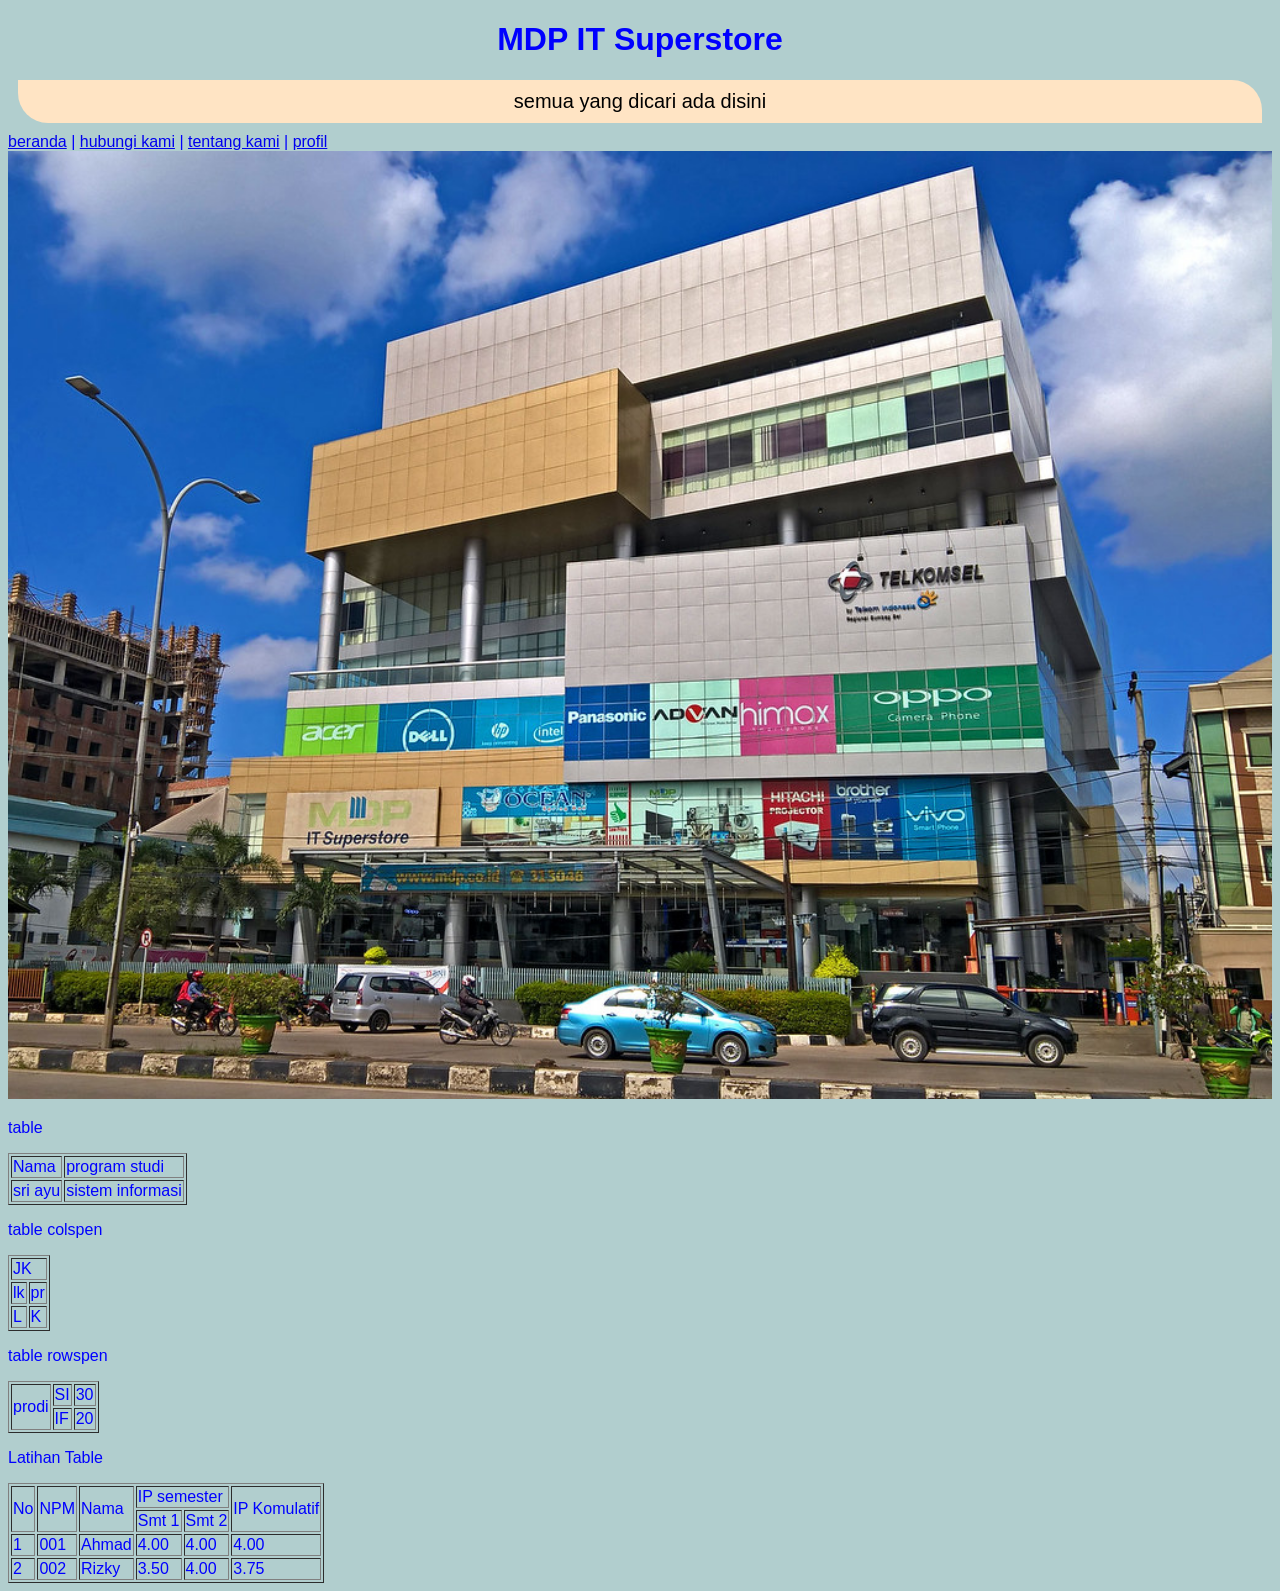
<file: index.html>
<!DOCTYPE html>
<html lang="en">
<head>
    <meta charset="UTF-8">
    <meta name="viewport" content="width=device-width, initial-scale=1.0">
    <title>Halaman utama</title>
    <link rel="stylesheet" href="CSS/Style.css">
</head>
<body>
    <!-- tag heading: h1 sd h6 -->
    <h1 class="txt-center">MDP IT Superstore</h1>
    <p class="bg-warning txt-black txt-center p-1 m-1 f-1">semua yang dicari ada disini</p>
    <!-- ini komentar, komentar tidak di tampilkan pada browser -->
     <!-- hyper link -->
      <a href="index.html">beranda</a> |
      <a href="hubungi.html">hubungi kami</a> |
      <a href="tentang.html">tentang kami</a> |
      <a href="Profil.html">profil</a><br>
     <!-- image -->
      <img src="images/itstore.jpg" alt="gambar itstore" width="100%">
    <!--tabel-->
    <p>table</p>
    <table border="1">
        <!-- baris -->
         <tr>
            <!-- kolom -->
             <td>    
                Nama
             </td>
             <td>
                program studi
             </td>
         </tr>
         <tr>
            <td> sri ayu</td>
            <td>sistem informasi</td>
         </tr>
    </table>
    <p>table colspen</p>
    <!-- table colspen -->
     <table border="1">
        <!-- baris 1 -->
        <tr>
            <td colspan="2">JK</td>
        </tr>
        <!-- baris 2 -->
         <tr>
            <td>lk</td>
            <td>pr</td>
         </tr>
         <tr>
            <td>L</td>
            <td>K</td>
         </tr>
     </table>
     <P>table rowspen</P>
     <!-- table rowspen -->
     <table border="1">
        <!-- baris 1 -->
        <tr>
            <td rowspan="2">prodi</td>
            <td>SI</td>
            <td>30</td>
        </tr>
        <!-- baris 2 -->
        <tr>
            <td>IF</td>
            <td>20</td>
     </table>
     <p>Latihan Table</p>
     <!-- Latihan table -->
      <table border="1">
        <tr>
            <td rowspan="2"">No</td>
            <td rowspan="2">NPM</td>
            <td rowspan="2">Nama</td>
            <td colspan="2">IP semester</td>
            <td rowspan="2"> IP Komulatif</td>
        </tr>
        <tr>
            <td>Smt 1</td>
            <td>Smt 2</td>
        </tr>
        <tr>
            <td>1</td>
            <td>001</td>
            <td>Ahmad</td>
            <td>4.00</td>
            <td>4.00</td>
            <td>4.00</td>
        </tr>
        <tr>
            <td>2</td>
            <td>002</td>
            <td>Rizky</td>
            <td>3.50</td>
            <td>4.00</td>
            <td>3.75</td>
        </tr>
      </table>
</body>
</html>
</file>
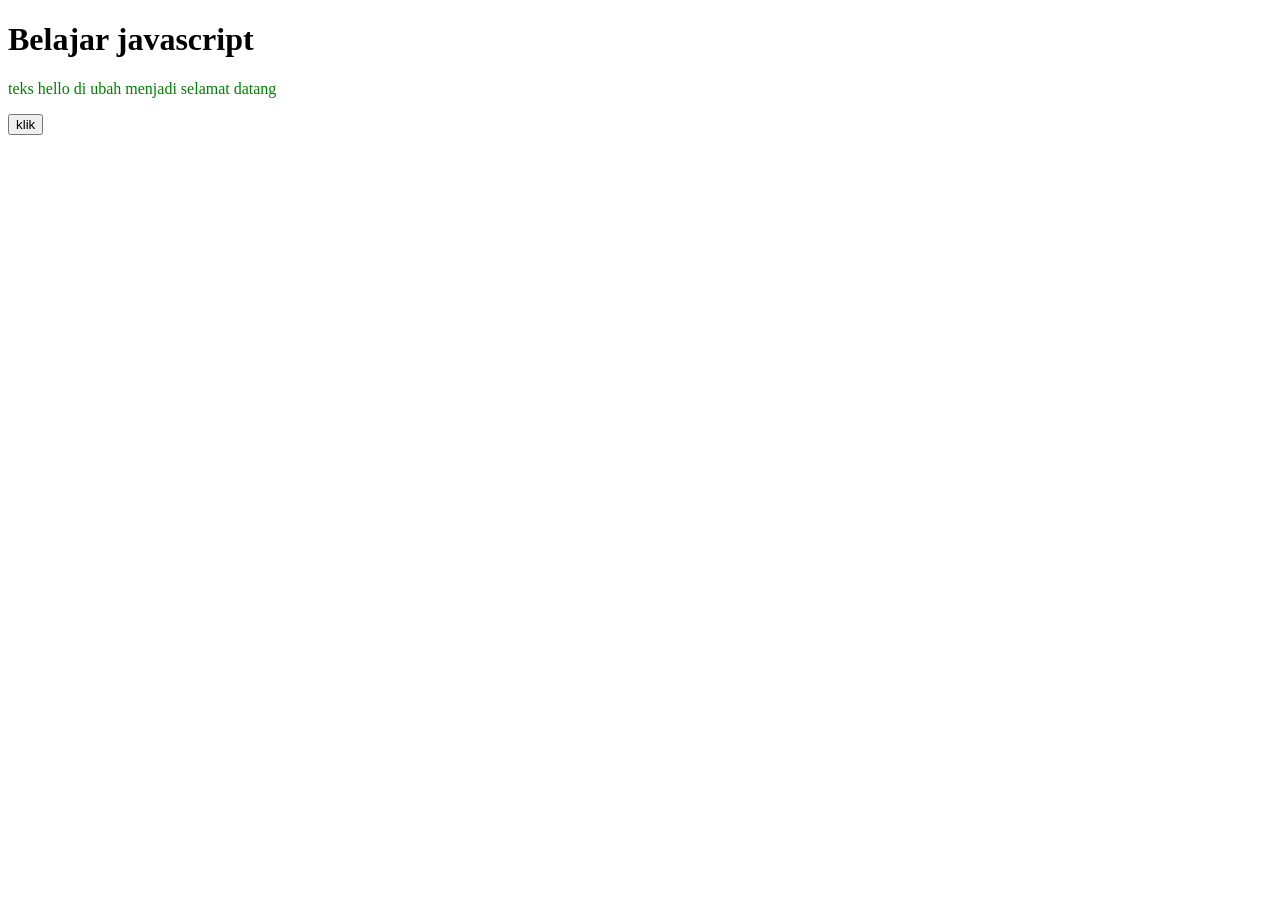
<file: javaskrip/index.html>
<!DOCTYPE html>
<html lang="en">
<head>
    <meta charset="UTF-8">
    <meta name="viewport" content="width=device-width, initial-scale=1.0">
    <title>Document</title>
</head>
<body>
    <h1>Belajar javascript</h1>
    <p id="demo"> hello </p>
    <!-- inline js -->
     <button onclick="alert ('SELAMAT DATANG')">klik</button>

     <!-- internal js -->
      <script>
        // komentar di js
        // mengubah konten paragraf id = demo
        document.getElementById("demo").innerHTML = "teks hello di ubah menjadi selamat datang";

        // mengubah warna teks
        document.getElementById("demo").style.color = "green";

        // menampilakn pesan pada consoul
        console.log('pesan ini dapa di liatr di console browser');
</script>
<!--  eksternal js -->
  <script src="script.js"></script>
</body>
</html>
</file>
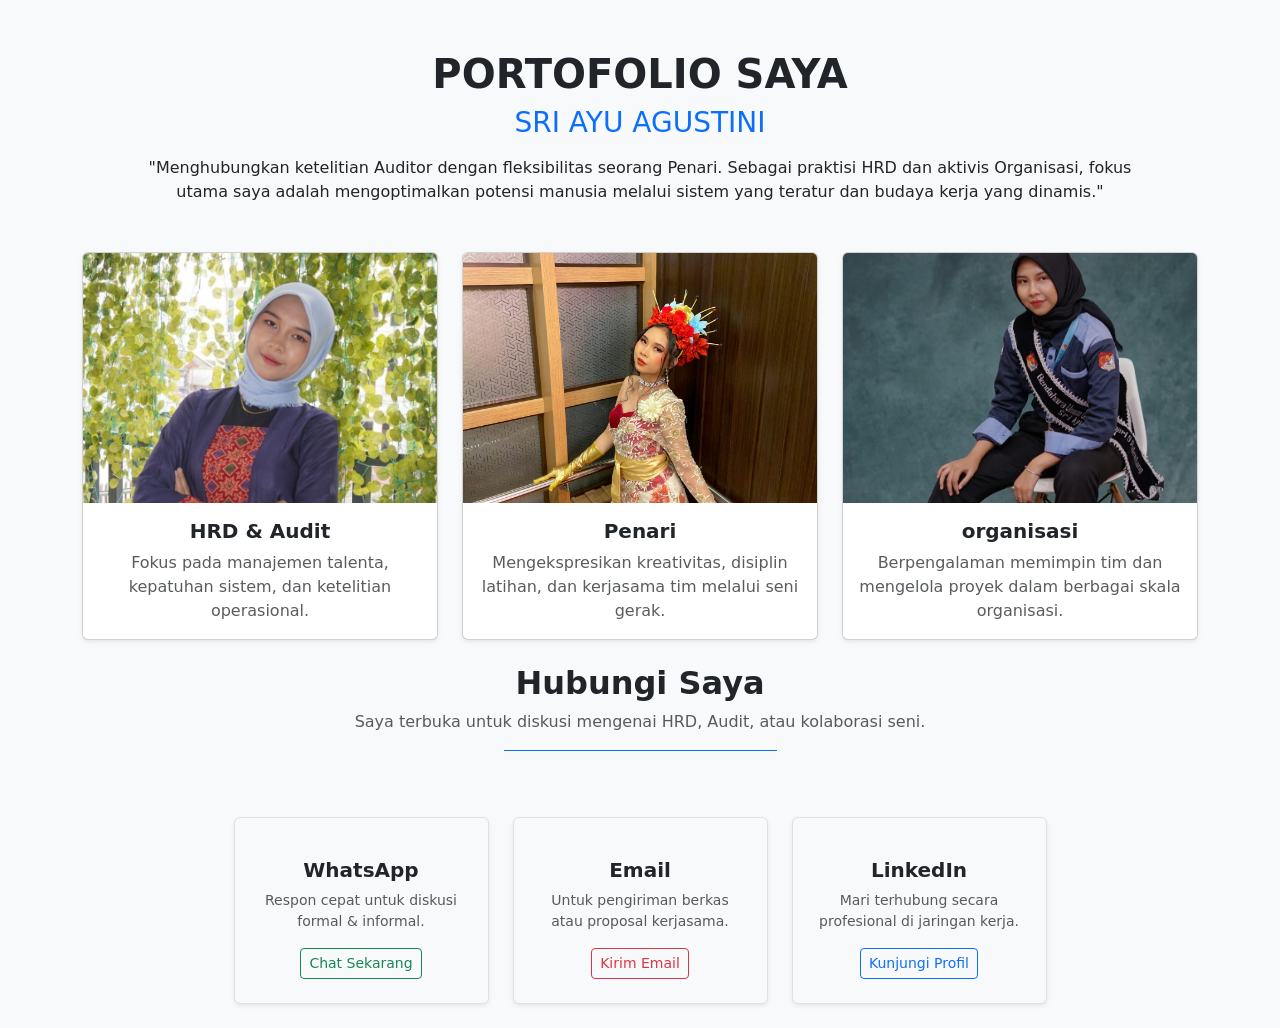
<file: TUGAS BS/index.html>
<!DOCTYPE html>
<html lang="id">
<head>
    <meta charset="UTF-8">
    <meta name="viewport" content="width=device-width, initial-scale=1.0">
    <title>Portofolio Sri Ayu</title>
    <link href="https://cdn.jsdelivr.net/npm/bootstrap@5.3.0/dist/css/bootstrap.min.css" rel="stylesheet">
    <style>
        .card-img-top {
            height: 250px;
            object-fit: cover;
        }
        /* Tambahkan sedikit padding agar teks tidak menempel ke atas */
        body {
            padding-top: 50px;
            background-color: #f8f9fa;
        }
    </style>
</head>
<body>

    <div class="container text-center">
        <h1 class="fw-bold">PORTOFOLIO SAYA</h1>
        <h3 class="text-primary">SRI AYU AGUSTINI</h3>
        <p class="mt-3 mb-5 px-md-5">
            "Menghubungkan ketelitian Auditor dengan fleksibilitas seorang Penari. Sebagai praktisi HRD dan aktivis Organisasi, fokus utama saya adalah mengoptimalkan potensi manusia melalui sistem yang teratur dan budaya kerja yang dinamis."
        </p>

        <div class="row g-4 justify-content-center"> 
            
            <div class="col-12 col-sm-6 col-lg-4">
                <div class="card h-100 shadow-sm">
                    <img src="img/foto sendrata 1.jpeg" class="card-img-top" alt="Project 1">
                    <div class="card-body">
                        <h5 class="card-title fw-bold">HRD & Audit</h5>
                        <p class="card-text text-muted">Fokus pada manajemen talenta, kepatuhan sistem, dan ketelitian operasional.</p>
                    </div>
                </div>
            </div>

            <div class="col-12 col-sm-6 col-lg-4">
                <div class="card h-100 shadow-sm">
                    <img src="img/TARI.jpg" class="card-img-top" alt="Project 2">
                    <div class="card-body">
                        <h5 class="card-title fw-bold">Penari</h5>
                        <p class="card-text text-muted">Mengekspresikan kreativitas, disiplin latihan, dan kerjasama tim melalui seni gerak.</p>
                    </div>
                </div>
            </div>

            <div class="col-12 col-sm-6 col-lg-4">
                <div class="card h-100 shadow-sm">
                    <img src="img/poto osis.jpg" class="card-img-top" alt="Project 2">
                    <div class="card-body">
                        <h5 class="card-title fw-bold">organisasi</h5>
                        <p class="card-text text-muted">Berpengalaman memimpin tim dan mengelola proyek dalam berbagai skala organisasi.</p>
                    </div>
                </div>
            </div>

            <div class="row text-center mb-5">
                <div class="col"> <br>
                    <h2 class="fw-bold">Hubungi Saya</h2>
                    <p class="text-muted">Saya terbuka untuk diskusi mengenai HRD, Audit, atau kolaborasi seni.</p>
                    <hr class="w-25 mx-auto text-primary" style="height: 3px; opacity: 1;">
                </div>
            </div>
            <div class="row justify-content-center text-center">
                <div class="col-md-3 mb-4">
                    <div class="p-4 border rounded shadow-sm h-100 bg-light">
                        <i class="bi bi-whatsapp fs-1 text-success"></i>
                        <h5 class="mt-3 fw-bold">WhatsApp</h5>
                        <p class="small text-muted">Respon cepat untuk diskusi formal & informal.</p>
                        <a href="https://wa.me/628123456789" target="_blank" class="btn btn-outline-success btn-sm">Chat Sekarang</a>
                    </div>
                </div>

                <div class="col-md-3 mb-4">
                    <div class="p-4 border rounded shadow-sm h-100 bg-light">
                        <i class="bi bi-envelope-at fs-1 text-danger"></i>
                        <h5 class="mt-3 fw-bold">Email</h5>
                        <p class="small text-muted">Untuk pengiriman berkas atau proposal kerjasama.</p>
                        <a href="mailto:ayu.agustini@email.com" class="btn btn-outline-danger btn-sm">Kirim Email</a>
                    </div>
                </div>

                <div class="col-md-3 mb-4">
                    <div class="p-4 border rounded shadow-sm h-100 bg-light">
                        <i class="bi bi-linkedin fs-1 text-primary"></i>
                        <h5 class="mt-3 fw-bold">LinkedIn</h5>
                        <p class="small text-muted">Mari terhubung secara profesional di jaringan kerja.</p>
                        <a href="https://linkedin.com/in/username" target="_blank" class="btn btn-outline-primary btn-sm">Kunjungi Profil</a>
                    </div>
            </div>

        </div> 
    </div>
    <script src="https://cdn.jsdelivr.net/npm/bootstrap@5.3.0/dist/js/bootstrap.bundle.min.js"></script>
</body>
</html>
</file>
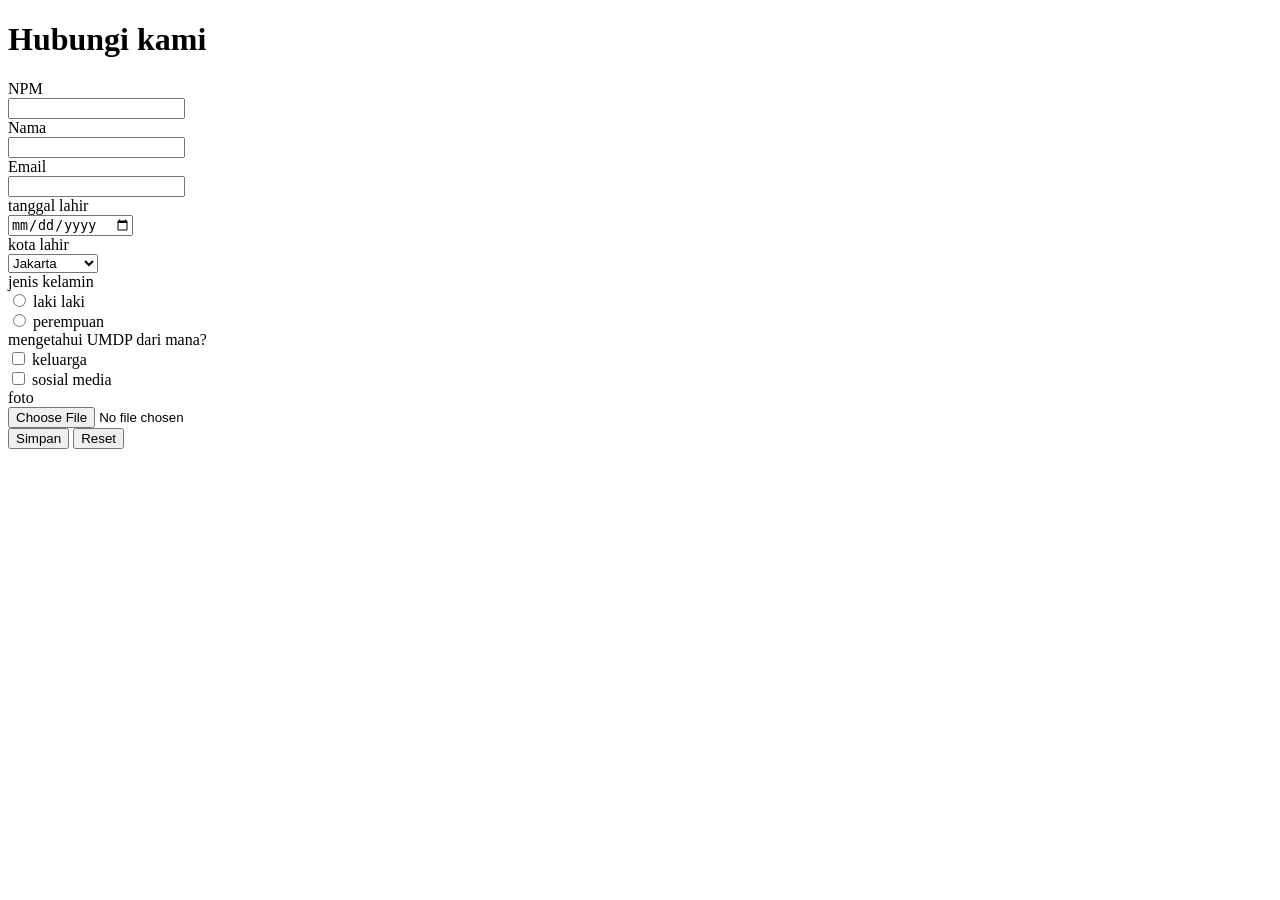
<file: hubungi.html>
<!DOCTYPE html>
<html lang="en">
<head>
    <meta charset="UTF-8">
    <meta name="viewport" content="width=h1, initial-scale=1.0">
    <title>Hubungi</title>
</head>
<body>
    <h1>Hubungi kami</h1>
    <!-- form -->
     <form action="submit.html" method="post">
        NPM <br>
        <input type="text" name="npm" id="npm"><br>
        Nama <br>
        <input type="text" name="Nama" id="Nama"><br>
        Email <br>
        <input type="email" name="email" id="email"><br>
        tanggal lahir <br>
        <input type="date" name="tanggal lahir" id=" tanggal lahir"><br>
        kota lahir <br>
        <select name="kota lahir" id="kota lahir"><br>
            <option value="JKT">Jakarta</option>
            <option value="PLG">Palembang</option>
            <option value="BTN">Batam</option>
        </select><br>
        jenis kelamin <br>
        <input type="radio" name="jk" value="L">
        laki laki <br>
        <input type="radio" name="jk" value="p">
         perempuan <br>
         mengetahui UMDP dari mana?<br>
         <input type="checkbox" name="cb1" value="k" >
         keluarga <br>
         <input type="checkbox" name="cb2" value="s">
         sosial media <br>
         foto <br>
         <input type="file" name="foto" id=""><br>
         <button type="submit">Simpan</button>
         <button type="reset">Reset</button>
     </form>
</body>
</html>
</file>
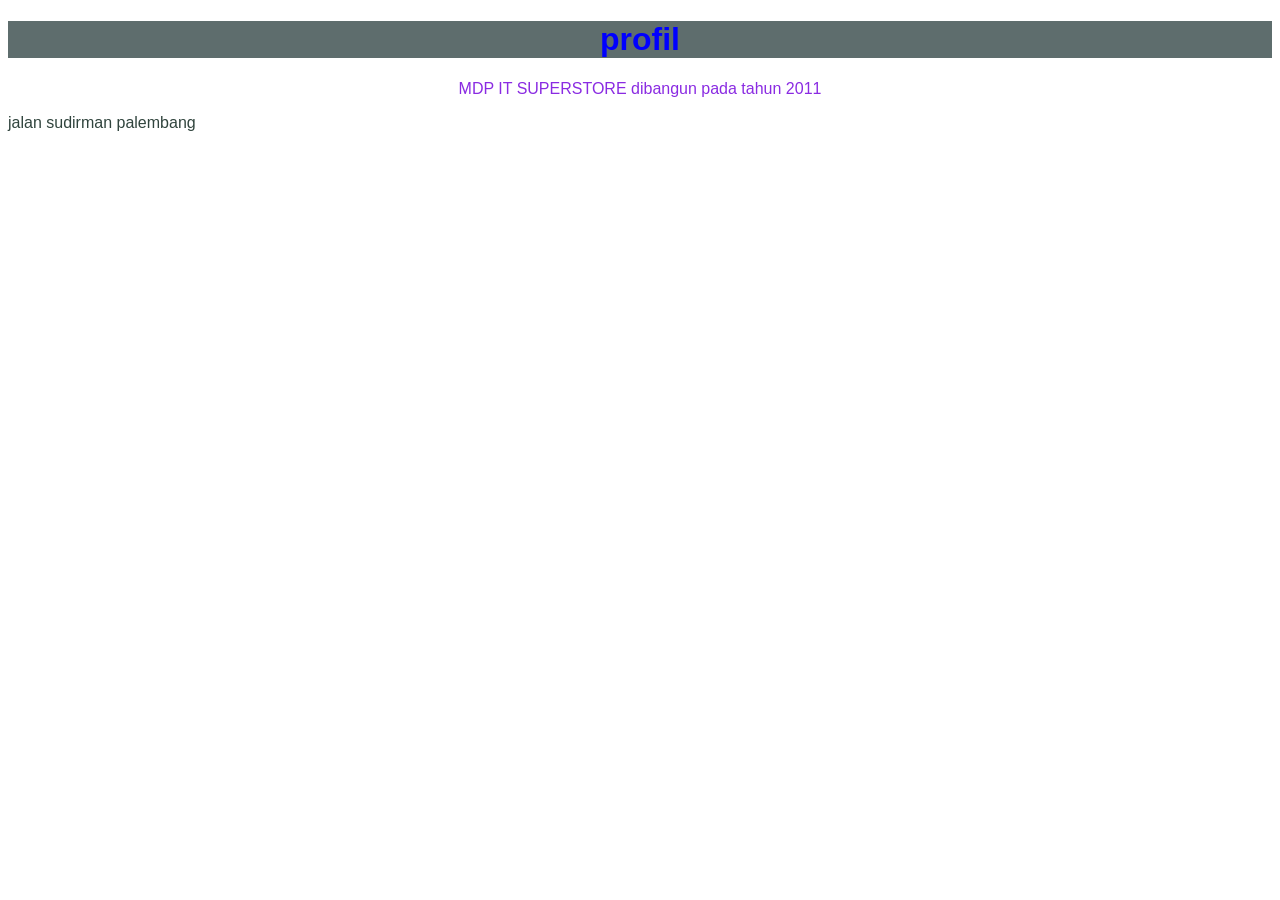
<file: Profil.html>
<!DOCTYPE html>
<html lang="en">
<head>
    <meta charset="UTF-8">
    <meta name="viewport" content="width=device-width, initial-scale=1.0">
    <title>PROFIL</title>
    <style>
        /* internal css */
        /* elemen selector */
        p{color :blueviolet;}
        body {font-family:'Franklin Gothic Medium', 'Arial Narrow', Arial, sans-serif;}
        /* id selector */
        #parag1{color: rgb(48, 68, 61);}
        /* class selector */
        .bg-primary{background-color: rgb(94, 109, 109);}
        .txt-center {text-align: center;}
    </style>
</head>
<body>
    <!-- inline css -->

    <h1 class="bg-primary txt-center" style="color :blue">profil</h1>
    <p class="txt-center">MDP IT SUPERSTORE dibangun pada tahun 2011</p>
    <p id="parag1">jalan sudirman palembang</p>
</body>
</html>
</file>
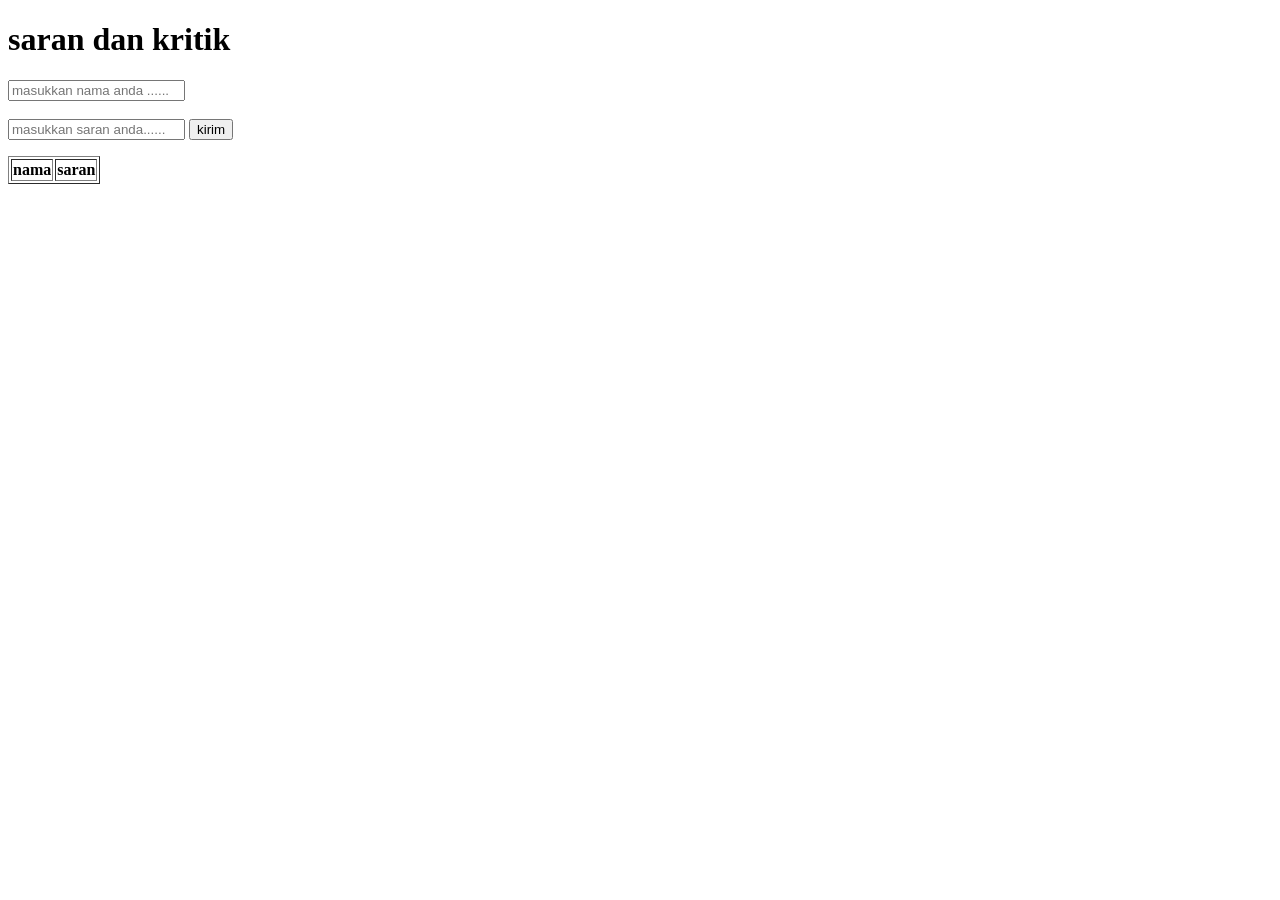
<file: javaskrip/pesan.html>
<!DOCTYPE html>
<html lang="en">
<head>
    <meta charset="UTF-8">
    <meta name="viewport" content="width=device-width, initial-scale=1.0">
    <title>Document</title>
</head>
<body>
    <h1>saran dan kritik</h1>
    <input type="text" id="nama" placeholder="masukkan nama anda ......"> <br><br>

    <!-- tambah input -->
    <input type="text" id = "saran" placeholder="masukkan saran anda......">
    <button onclick="kirim()">kirim</button>

    <ul id="list-pesan"></ul>

    <script src="script.js"></script>
    <table border="1">
        <thead>
            <tr>
                <th>nama</th>
                <th>saran</th>
            </tr>
        </thead>
        <tbody id="list-pesan"></tbody>
        
    </table>
    <script src="script.js"></script>

</body>
</html>
</file>
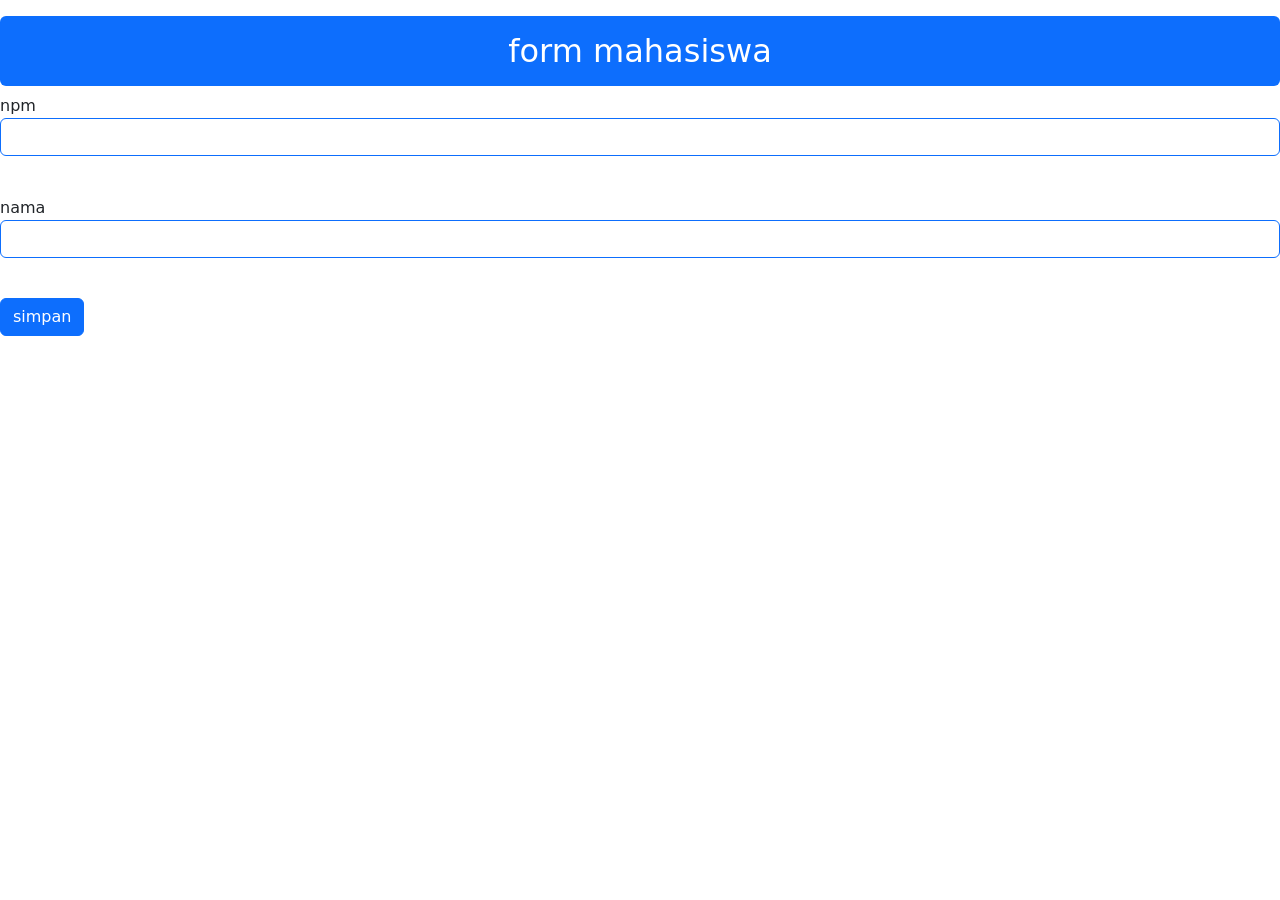
<file: localstorage/form.html>
<!DOCTYPE html>
<html lang="en">
<head>
    <meta charset="UTF-8">
    <meta name="viewport" content="width=device-width, initial-scale=1.0">
    <title>Document</title>
    <link href="https://cdn.jsdelivr.net/npm/bootstrap@5.3.8/dist/css/bootstrap.min.css" rel="stylesheet" integrity="sha384-sRIl4kxILFvY47J16cr9ZwB07vP4J8+LH7qKQnuqkuIAvNWLzeN8tE5YBujZqJLB" crossorigin="anonymous">
</head>
<body>
    <div class="ciontainer">
    <h2 class="text-center bg-primary text-white p-3 rounded mt-3">
        form mahasiswa</h2>
    npm 
    <input type="text" id="npm" class="form-control border-primary mb-3"><br>
    nama 
    <input type="text" id="nama" class="form-control border-primary mb-3"><br>
    <button  class="btn btn-primary"
    onclick="simpan()"> simpan </button> <br>

    <div id="list-mhs" class="row"></div>

    </div>
    <script src="scriptis.js"></script>
    <script src="https://cdn.jsdelivr.net/npm/bootstrap@5.3.8/dist/js/bootstrap.bundle.min.js" integrity="sha384-FKyoEForCGlyvwx9Hj09JcYn3nv7wiPVlz7YYwJrWVcXK/BmnVDxM+D2scQbITxI" crossorigin="anonymous"></script>

</body>
</html>
</file>
<file: CSS/Style.css>
/* elemen selector */
/* referensi wen colorhunt.co */
body{
    background-color: rgb(177, 206, 206);
    color:blue;
    font-family:'Segoe UI', Tahoma, Geneva, Verdana, sans-serif;
}
h1{
    text-align: center;
}
.bg-warning{background-color: bisque;border-radius: 0px 30px 0px 30px;}
.txt-center {text-align: center;}
.txt-black {color: black;}
.p-1{padding: 10px ;}
.m-1 {margin: 10px;}
.f-1 {font-size: 20px;}
</file>
